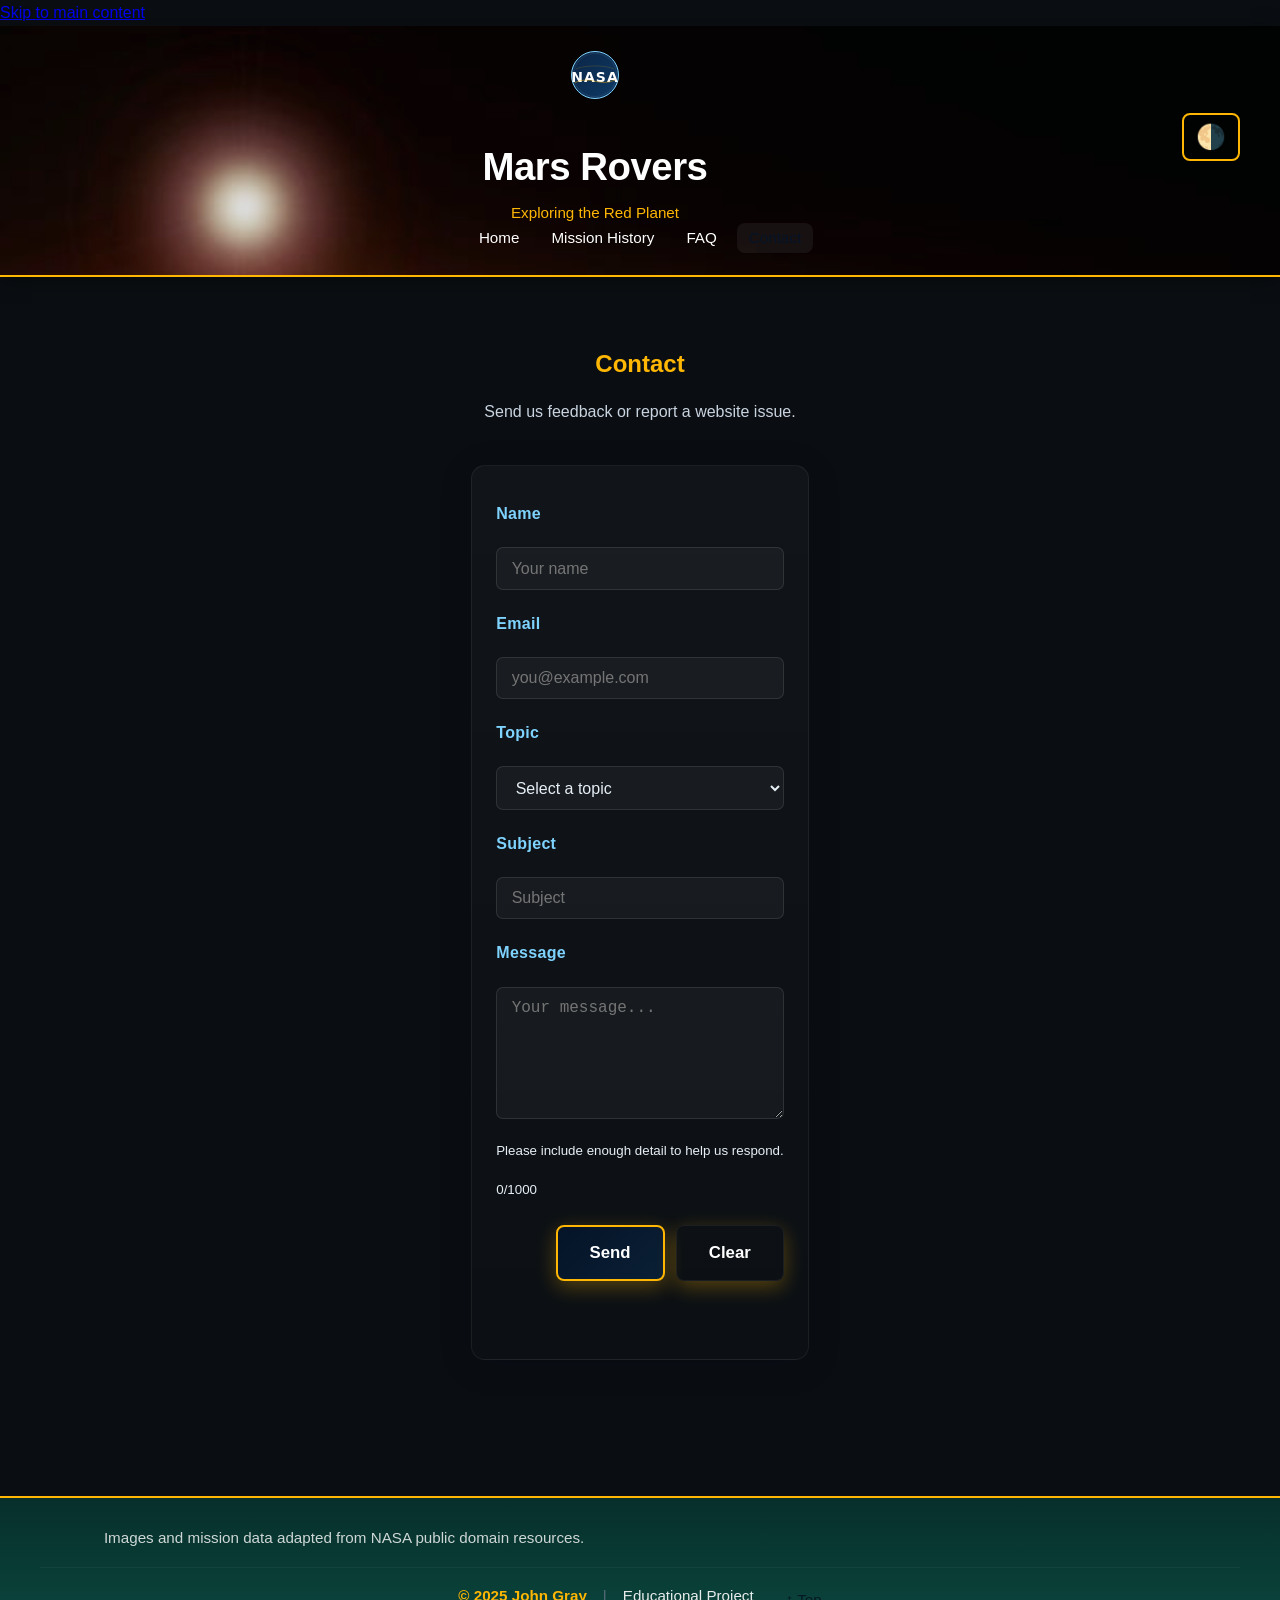
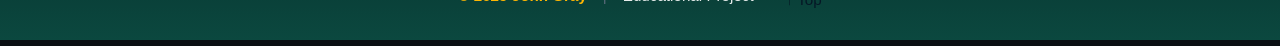
<file: mars-rover-v2/contact.html>
<!DOCTYPE html>
<html lang="en">
<head>
  <meta charset="UTF-8">
  <title>Contact the Mars Rover Team</title>
  <meta name="viewport" content="width=device-width, initial-scale=1.0">
  <link rel="stylesheet" href="assets/css/style.css">
</head>
<body id="top">
  <a class="skip-link" href="#main-content">Skip to main content</a>
  <header class="site-header" role="banner">
    <div class="header-bg"></div>
    <div class="header-top">
      <div class="branding">
        <img src="assets/img/nasa-logo.svg" alt="NASA logo" class="logo">
        <div class="title-group">
          <h1>Mars Rovers</h1>
          <p class="tagline">Exploring the Red Planet</p>
        </div>
      </div>
      <button class="theme-toggle" type="button" aria-pressed="false" aria-label="Toggle dark mode">🌗</button>
    </div>
    <nav class="main-nav" role="navigation" aria-label="Main navigation">
      <ul>
        <li><a href="index.html">Home</a></li>
        <li><a href="mission-history.html">Mission History</a></li>
        <li><a href="faq.html">FAQ</a></li>
        <li><a href="contact.html" aria-current="page">Contact</a></li>
      </ul>
    </nav>
  </header>

  <main id="main-content" class="site-main" role="main">
    <section class="contact" aria-labelledby="contact-heading">
      <h2 id="contact-heading">Contact</h2>
      <p>Send us feedback or report a website issue.</p>
      <form id="contact-form" class="contact-form" aria-describedby="contact-status">
        <label for="name">Name</label>
        <input id="name" name="name" type="text" placeholder="Your name" required autocomplete="name">

        <label for="email">Email</label>
        <input id="email" name="email" type="email" placeholder="you@example.com" required autocomplete="email">

        <label for="topic">Topic</label>
        <select id="topic" name="topic" required>
          <option value="" disabled selected>Select a topic</option>
          <option>General question</option>
          <option>Report a problem</option>
          <option>Content suggestion</option>
        </select>

        <label for="subject">Subject</label>
        <input id="subject" name="subject" type="text" placeholder="Subject" required minlength="3" maxlength="120">

        <label for="message">Message</label>
        <textarea id="message" name="message" rows="6" placeholder="Your message..." required minlength="5" maxlength="1000" aria-describedby="msg-hint msg-count"></textarea>
        <small id="msg-hint">Please include enough detail to help us respond.</small>
        <small id="msg-count">0/1000</small>

        <div class="form-actions">
          <button type="submit" class="btn" id="send-btn">Send</button>
          <button type="reset" class="btn alt" id="reset-btn">Clear</button>
        </div>
        <p id="contact-status" class="contact-status" aria-live="polite"></p>
        <p id="mailto-fallback" style="display:none">If your email client didn’t open, <a id="mailto-link" href="#">click here</a>.</p>
      </form>
    </section>
  </main>

  <footer class="site-footer" role="contentinfo">
    <div class="footer-content">
      <p class="small-print">Images and mission data adapted from NASA public domain resources.</p>
      <div class="footer-bar">
        <span class="copyright">© 2025 John Gray</span>
        <span class="separator">|</span>
        <span class="disclaimer">Educational Project</span>
        <a class="back-to-top" href="#top" aria-label="Back to top">↑ Top</a>
      </div>
    </div>
  </footer>

  <script>
    const toggleButton = document.querySelector('.theme-toggle');
    const body = document.body;
    if (toggleButton) {
      toggleButton.addEventListener('click', () => {
        const isDark = body.classList.toggle('dark-mode');
        toggleButton.setAttribute('aria-pressed', isDark ? 'true' : 'false');
      });
    }

    const form = document.getElementById('contact-form');
    const status = document.getElementById('contact-status');
    const msg = document.getElementById('message');
    const msgCount = document.getElementById('msg-count');
    const sendBtn = document.getElementById('send-btn');
    const mailtoFallback = document.getElementById('mailto-fallback');
    const mailtoLink = document.getElementById('mailto-link');

    // Live character counter
    if (msg && msgCount) {
      const updateCount = () => {
        msgCount.textContent = `${msg.value.length}/1000`;
      };
      msg.addEventListener('input', updateCount);
      updateCount();
    }

    function buildMailto(){
      const name = document.getElementById('name').value.trim();
      const email = document.getElementById('email').value.trim();
      const topic = document.getElementById('topic').value || 'General question';
      const subjectRaw = document.getElementById('subject').value.trim() || 'Website Feedback';
      const subject = `[Mars Rover Site] ${topic} – ${subjectRaw}`;
      const message = document.getElementById('message').value.trim();
      const body = `From: ${name}\nEmail: ${email}\nTopic: ${topic}\n\n${message}`;
      const url = `mailto:jwgray1@ualr.edu?subject=${encodeURIComponent(subject)}&body=${encodeURIComponent(body)}`;
      return url;
    }

    if (form) {
      form.addEventListener('submit', (e) => {
        e.preventDefault();
        // Use native validation first
        if (!form.reportValidity()) {
          status.textContent = 'Please complete the required fields.';
          return;
        }
        const url = buildMailto();
        if (sendBtn) sendBtn.disabled = true;
        status.textContent = 'Opening your email client...';
        // Set fallback link and show it
        if (mailtoLink && mailtoFallback) {
          mailtoLink.href = url;
          mailtoFallback.style.display = 'block';
        }
        // Trigger email client
        window.location.href = url;
        setTimeout(() => { if (sendBtn) sendBtn.disabled = false; }, 1200);
      });
      // Basic reset handler
      const resetBtn = document.getElementById('reset-btn');
      if (resetBtn) {
        resetBtn.addEventListener('click', () => {
          status.textContent = '';
          if (mailtoFallback) mailtoFallback.style.display = 'none';
          if (msg) msg.dispatchEvent(new Event('input'));
        });
      }
    }
  </script>
</body>
</html>
</file>
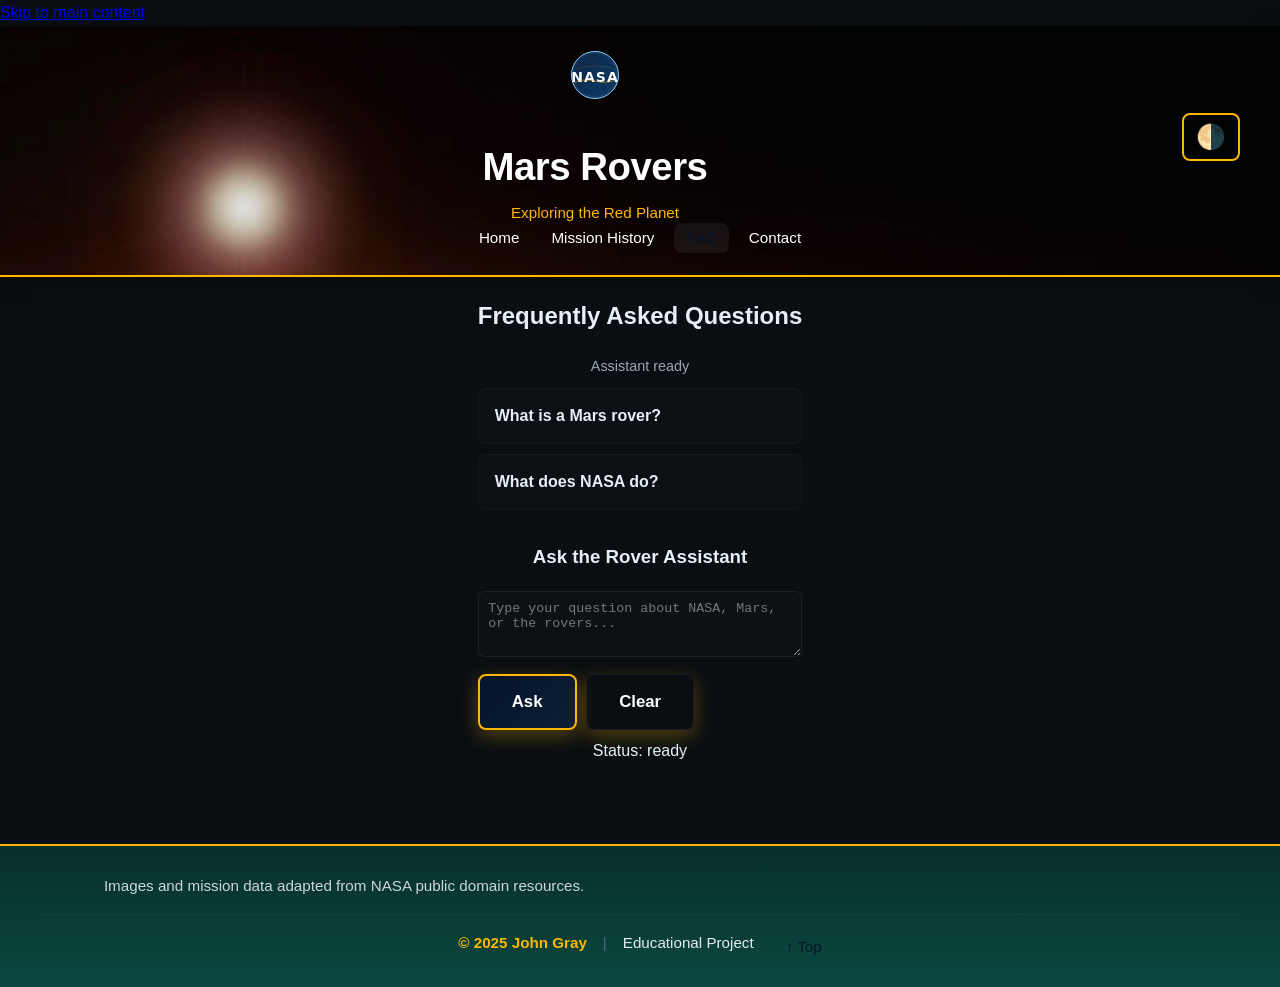
<file: mars-rover-v2/faq.html>
<!DOCTYPE html>
<html lang="en">
<head>
  <meta charset="UTF-8">
  <title>Mars Rover FAQ</title>
  <meta name="viewport" content="width=device-width, initial-scale=1.0">
  <link rel="stylesheet" href="assets/css/style.css">
  <script defer src="assets/js/faq.js"></script>
</head>
<body id="top">
  <a class="skip-link" href="#main-content">Skip to main content</a>
  <header class="site-header" role="banner">
    <div class="header-bg"></div>
    <div class="header-top">
      <div class="branding">
        <img src="assets/img/nasa-logo.svg" alt="NASA logo" class="logo">
        <div class="title-group">
          <h1>Mars Rovers</h1>
          <p class="tagline">Exploring the Red Planet</p>
        </div>
      </div>
      <button class="theme-toggle" type="button" aria-pressed="false" aria-label="Toggle dark mode">🌗</button>
    </div>
    <nav class="main-nav" role="navigation" aria-label="Main navigation">
      <ul>
        <li><a href="index.html">Home</a></li>
        <li><a href="mission-history.html">Mission History</a></li>
        <li><a href="faq.html" aria-current="page">FAQ</a></li>
        <li><a href="contact.html">Contact</a></li>
      </ul>
    </nav>
  </header>

  <main id="main-content" class="site-main" role="main">
    <section class="faq" aria-labelledby="faq-heading">
      <h2 id="faq-heading">Frequently Asked Questions</h2>
      <p id="assistant-ready" class="small-print" aria-live="polite">Assistant initializing…</p>
      <details>
        <summary>What is a Mars rover?</summary>
        <p>A Mars rover is a robotic vehicle designed to move across the Martian surface and carry scientific instruments to study rocks, soil, atmosphere, and signs of past habitability.</p>
      </details>
      <details>
        <summary>What does NASA do?</summary>
        <p>NASA leads U.S. civil space exploration and aeronautics research, including missions like the Mars rovers, space telescopes, and human spaceflight.</p>
      </details>

      <div class="ask-section" aria-labelledby="ask-heading">
        <h3 id="ask-heading">Ask the Rover Assistant</h3>
        <form id="ask-form" class="ask-form" aria-describedby="faq-status">
          <label class="visually-hidden" for="question-input">Your question</label>
          <textarea id="question-input" name="question" rows="3" placeholder="Type your question about NASA, Mars, or the rovers..."></textarea>
          <div class="ask-actions">
            <button type="submit" class="btn">Ask</button>
            <button type="button" id="clear-qa" class="btn alt">Clear</button>
          </div>
          <p id="faq-status" aria-live="polite">Status: ready</p>
        </form>
        <div id="qa-feed" class="qa-feed" aria-live="polite" aria-relevant="additions"></div>
      </div>
    </section>
  </main>

  <footer class="site-footer" role="contentinfo">
    <div class="footer-content">
      <p class="small-print">Images and mission data adapted from NASA public domain resources.</p>
      <div class="footer-bar">
        <span class="copyright">© 2025 John Gray</span>
        <span class="separator">|</span>
        <span class="disclaimer">Educational Project</span>
        <a class="back-to-top" href="#top" aria-label="Back to top">↑ Top</a>
      </div>
    </div>
  </footer>

  <script>
    const toggleButton = document.querySelector('.theme-toggle');
    const body = document.body;
    if (toggleButton) {
      toggleButton.addEventListener('click', () => {
        const isDark = body.classList.toggle('dark-mode');
        toggleButton.setAttribute('aria-pressed', isDark ? 'true' : 'false');
      });
    }

    // Show assistant readiness once script runs
    const readyEl = document.getElementById('assistant-ready');
    function markReady(){ if(readyEl){ readyEl.textContent = 'Assistant ready'; } }
    if (window.MarsFaq && window.MarsFaq.ready) { markReady(); }
    // Poll briefly in case defer script loads a moment later
    setTimeout(()=>{ if (window.MarsFaq && window.MarsFaq.ready) { markReady(); } }, 200);
  </script>
</body>
</html>
</file>
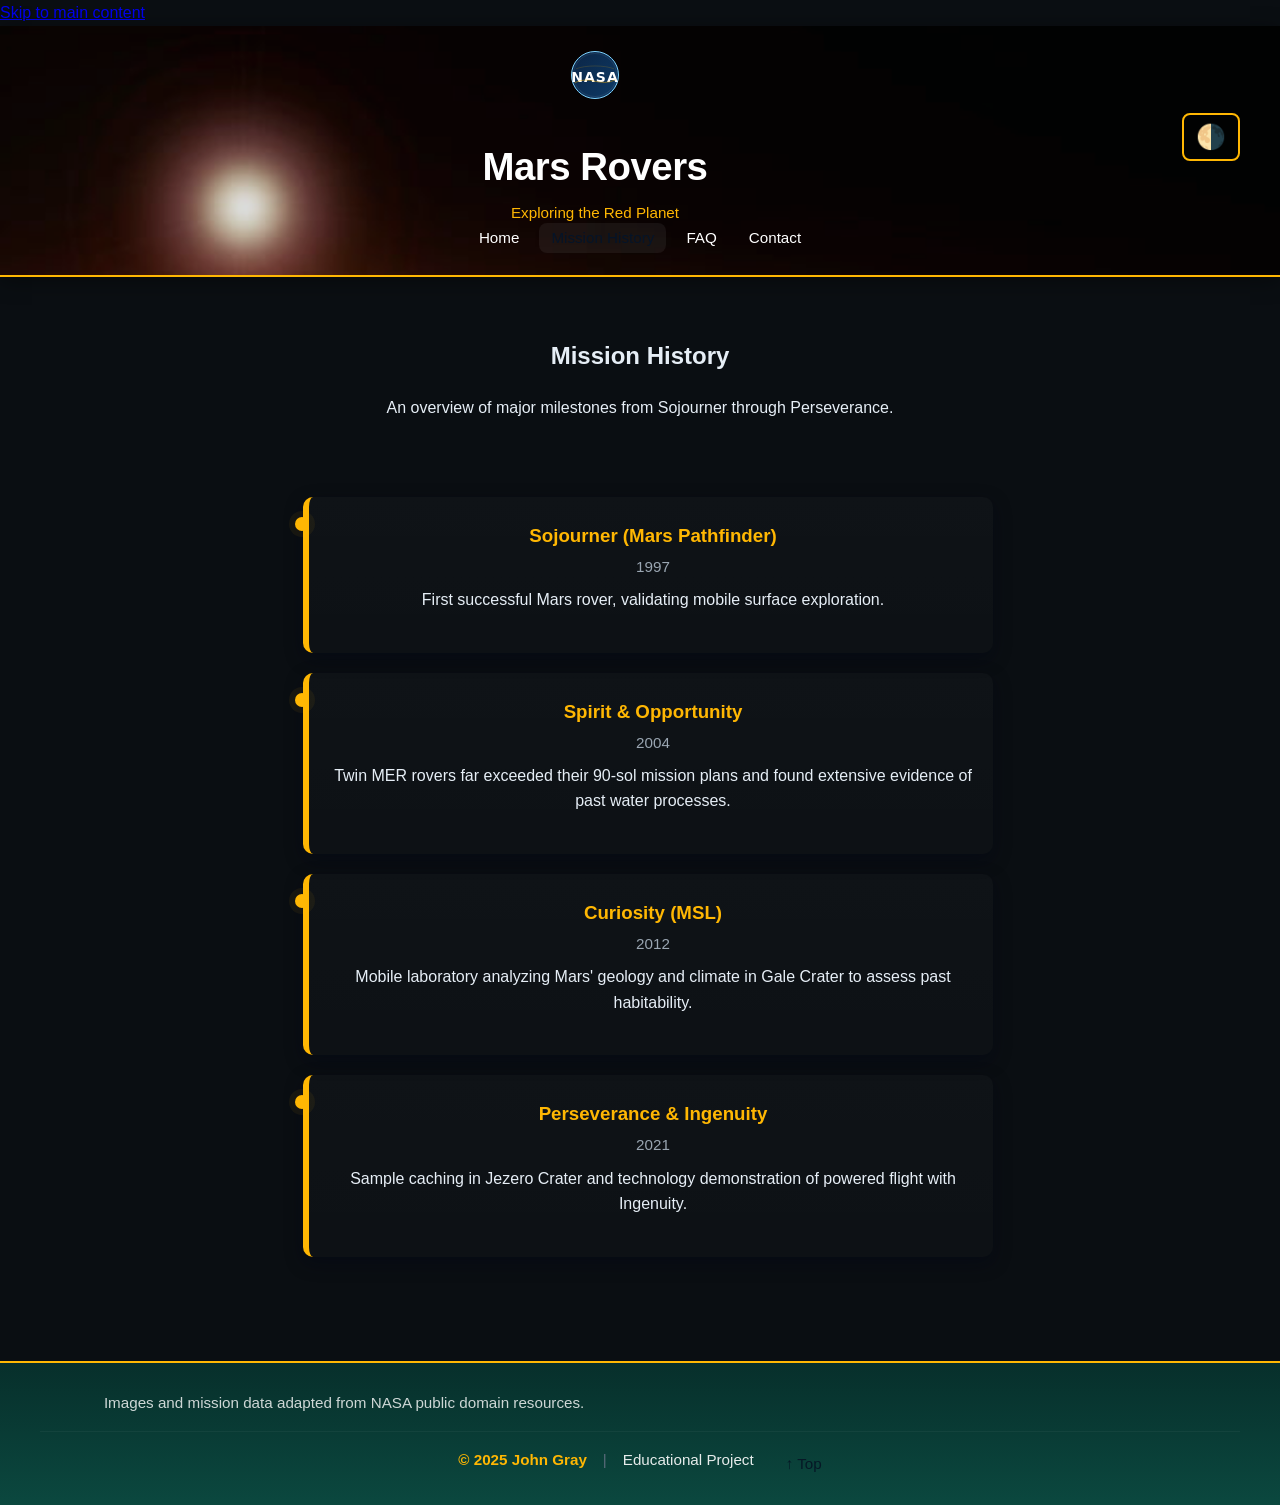
<file: mars-rover-v2/mission-history.html>
<!DOCTYPE html>
<html lang="en">
<head>
  <meta charset="UTF-8">
  <title>Mars Rover Mission History</title>
  <meta name="viewport" content="width=device-width, initial-scale=1.0">
  <link rel="stylesheet" href="assets/css/style.css">
</head>
<body id="top">
  <a class="skip-link" href="#main-content">Skip to main content</a>
  <header class="site-header" role="banner">
    <div class="header-bg"></div>
    <div class="header-top">
      <div class="branding">
        <img src="assets/img/nasa-logo.svg" alt="NASA logo" class="logo">
        <div class="title-group">
          <h1>Mars Rovers</h1>
          <p class="tagline">Exploring the Red Planet</p>
        </div>
      </div>
      <button class="theme-toggle" type="button" aria-pressed="false" aria-label="Toggle dark mode">🌗</button>
    </div>
    <nav class="main-nav" role="navigation" aria-label="Main navigation">
      <ul>
        <li><a href="index.html">Home</a></li>
        <li><a href="mission-history.html" aria-current="page">Mission History</a></li>
        <li><a href="faq.html">FAQ</a></li>
        <li><a href="contact.html">Contact</a></li>
      </ul>
    </nav>
  </header>

  <main id="main-content" class="site-main" role="main">
    <section class="history-intro">
      <h2>Mission History</h2>
      <p>An overview of major milestones from Sojourner through Perseverance.</p>
    </section>

    <section class="timeline" aria-labelledby="timeline-heading">
      <h2 id="timeline-heading" class="visually-hidden">Timeline</h2>
      <article class="timeline-item">
        <h3>Sojourner (Mars Pathfinder)</h3>
        <time datetime="1997-07">1997</time>
        <p>First successful Mars rover, validating mobile surface exploration.</p>
      </article>
      <article class="timeline-item">
        <h3>Spirit &amp; Opportunity</h3>
        <time datetime="2004-01">2004</time>
        <p>Twin MER rovers far exceeded their 90-sol mission plans and found extensive evidence of past water processes.</p>
      </article>
      <article class="timeline-item">
        <h3>Curiosity (MSL)</h3>
        <time datetime="2012-08">2012</time>
        <p>Mobile laboratory analyzing Mars' geology and climate in Gale Crater to assess past habitability.</p>
      </article>
      <article class="timeline-item">
        <h3>Perseverance &amp; Ingenuity</h3>
        <time datetime="2021-02">2021</time>
        <p>Sample caching in Jezero Crater and technology demonstration of powered flight with Ingenuity.</p>
      </article>
    </section>
  </main>

  <footer class="site-footer" role="contentinfo">
    <div class="footer-content">
      <p class="small-print">Images and mission data adapted from NASA public domain resources.</p>
      <div class="footer-bar">
        <span class="copyright">© 2025 John Gray</span>
        <span class="separator">|</span>
        <span class="disclaimer">Educational Project</span>
        <a class="back-to-top" href="#top" aria-label="Back to top">↑ Top</a>
      </div>
    </div>
  </footer>

  <script>
    const toggleButton = document.querySelector('.theme-toggle');
    const body = document.body;
    if (toggleButton) {
      toggleButton.addEventListener('click', () => {
        const isDark = body.classList.toggle('dark-mode');
        toggleButton.setAttribute('aria-pressed', isDark ? 'true' : 'false');
      });
    }
  </script>
</body>
</html>
</file>
<file: mars-rover-v2/assets/css/style.css>
/* ===== MARS ROVER V2 - ENHANCED STYLES ===== */

/*  ---------------Box Sizing & Reset-------------- */
html { box-sizing: border-box; }
*, *:before, *:after { box-sizing: inherit; }

/*  ---------------Global Styles-------------- */
body {
	margin: 0;
	font-family: -apple-system, BlinkMacSystemFont, "Segoe UI", Roboto, "Helvetica Neue", Arial, sans-serif;
	background: #0a0e12;
	color: #e6eef6;
	line-height: 1.6;
	-webkit-font-smoothing: antialiased;
}

/* ===== Minimal Mars-toned Dark Mode accents (keep overall colors) ===== */
/* Keep the original background; adjust only small accents */
.dark-mode .site-header { border-bottom-color: #E86F2D; }
.dark-mode .theme-toggle { border-color: #E86F2D; color: #E86F2D; }
.dark-mode .theme-toggle:hover { background:#E86F2D; color:#051428; }
.dark-mode .main-nav a:hover,
.dark-mode .main-nav a[aria-current="page"] { background:#E86F2D; color:#051428; }

/* Headings get a Mars accent */
.dark-mode .rovers-overview h2,
.dark-mode .program-goals h2,
.dark-mode .rover-history h2,
.dark-mode .mission-updates h2 { color:#E86F2D; }

/* Buttons: keep base, just tweak border/shadow */
.dark-mode .btn { border-color:#E86F2D; box-shadow: 0 6px 20px rgba(232,111,45,0.28); }
.dark-mode .btn:hover { box-shadow: 0 10px 30px rgba(232,111,45,0.45); border-color:#F0935C; }

/* Cards hover accent only */
.dark-mode .rover-card:hover { border-color:#E86F2D; box-shadow: 0 12px 30px rgba(232,111,45,0.18); }

/* Footer: keep background; allow link accent */
.dark-mode .back-to-top { color:#E86F2D; }

/* A bit more, still subtle */
/* Hero: slight warm tint and softer divider in dark mode */
.dark-mode .hero{
	background: linear-gradient(135deg, rgba(232,111,45,0.10), rgba(244,164,96,0.06));
	border-bottom: 2px solid rgba(232,111,45,0.20);
}
.dark-mode .hero-text h2{ color:#E86F2D; }

/* Cards: gentle warm background + readable text accents */
.dark-mode .rover-card{ background: linear-gradient(135deg, rgba(232,111,45,0.05), rgba(244,164,96,0.03)); }
.dark-mode .rover-badge{ background:#E86F2D; color:#051428; }
.dark-mode .rover-card h3{ color:#F4A460; }
.dark-mode .rover-tagline{ color:#e9ded6; }
.dark-mode .rover-facts dt{ color:#E86F2D; }
.dark-mode .rover-facts dd{ color:#d9c6bb; }

/* Updates list: mild warm wash */
.dark-mode .update{ background: linear-gradient(135deg, rgba(244,164,96,0.08), rgba(232,111,45,0.05)); border-color: rgba(232,111,45,0.18); }
.dark-mode .update h3{ color:#F4A460; }
.dark-mode .update time{ color:#d2b7a3; }

/* ===== HEADER ===== */
.site-header {
	background: transparent;
	border-bottom: 2px solid #FFB703;
	padding: 1.5rem;
	position: sticky;
	top: 0;
	z-index: 100;
	box-shadow: 0 4px 20px rgba(0, 0, 0, 0.4);
	position: relative;
	overflow: hidden;
}

.header-bg {
	position: absolute;
	top: 0;
	left: 0;
	right: 0;
	bottom: 0;
	background-image: url('../img/Mars.jpg');
	background-size: cover;
	background-position: center;
	background-attachment: fixed;
	opacity: 0.85;
	z-index: 1;
	pointer-events: none;
}

.header-top {
	display: flex;
	align-items: center;
	justify-content: space-between;
	max-width: 1200px;
	margin: 0 auto;
	gap: 2rem;
	position: relative;
	z-index: 2;
}

.branding {
	display: flex;
	align-items: center;
	gap: 1rem;
	flex: 1;
}

.logo {
	height: 50px;
	width: auto;
}

.title-group h1 {
	margin: 0;
	font-size: 2rem;
	color: #ffffff;
	letter-spacing: -0.5px;
}

.tagline {
	margin: 0.25rem 0 0 0;
	font-size: 0.95rem;
	color: #FFB703;
	font-weight: 500;
}

.theme-toggle {
	background: transparent;
	border: 2px solid #FFB703;
	color: #FFB703;
	font-size: 1.5rem;
	padding: 0.5rem 0.75rem;
	cursor: pointer;
	border-radius: 8px;
	transition: all 0.3s ease;
	min-width: 50px;
	text-align: center;
	position: relative;
	z-index: 2;
}

.theme-toggle:hover {
	background: #FFB703;
	color: #051428;
	transform: scale(1.1);
}

/* Navigation */
.main-nav {
	position: relative;
	z-index: 2;
}

.main-nav ul {
	list-style: none;
	padding: 0;
	margin: 0;
	display: flex;
	gap: 1rem;
	justify-content: center;
}

.main-nav a {
	color: #ffffff;
	text-decoration: none;
	padding: 0.5rem 1.25rem;
	border-radius: 6px;
	transition: all 0.3s ease;
	font-weight: 500;
}

.main-nav a:hover,
.main-nav a[aria-current="page"] {
	background: #FFB703;
	color: #051428;
}

/* ===== HERO SECTION ===== */
.hero {
	max-width: 100%;
	margin: 0;
	padding: 3rem 1.5rem;
	background: linear-gradient(135deg, rgba(255, 183, 3, 0.08), rgba(127, 211, 255, 0.05));
	border-bottom: 2px solid rgba(255, 183, 3, 0.3);
}

.hero-container {
	max-width: 1200px;
	margin: 0 auto;
	display: grid;
	grid-template-columns: 1fr 1fr;
	gap: 3rem;
	align-items: center;
}

.hero-text {
	max-width: 60ch;
}

.hero-text h2 {
	font-size: 2.8rem;
	color: #FFB703;
	margin: 0 0 1.5rem 0;
	line-height: 1.2;
	text-shadow: 0 2px 10px rgba(0, 0, 0, 0.5);
}

.hero-text p {
	font-size: 1.1rem;
	line-height: 1.8;
	color: #c9d4e0;
	margin: 0 0 1.5rem 0;
}

.btn {
	display: inline-block;
	padding: 1rem 2rem;
	background: linear-gradient(135deg, #051428, #0a1f35);
	color: #ffffff;
	text-decoration: none;
	border-radius: 8px;
	font-weight: 600;
	border: 2px solid #FFB703;
	cursor: pointer;
	transition: all 0.3s ease;
	font-size: 1.05rem;
	box-shadow: 0 6px 20px rgba(255, 183, 3, 0.3);
}

.btn:hover {
	transform: translateY(-3px);
	box-shadow: 0 10px 30px rgba(255, 183, 3, 0.5);
	background: linear-gradient(135deg, #0a1f35, #051428);
	border-color: #ffc927;
}

.hero-image {
	position: relative;
	margin: 0;
	overflow: hidden;
	border-radius: 16px;
	box-shadow: 0 20px 50px rgba(255, 183, 3, 0.3);
}

.hero-image img {
	width: 100%;
	height: 400px;
	object-fit: cover;
	border-radius: 16px;
	display: block;
	transition: transform 0.3s ease;
}

.hero-image:hover img {
	transform: scale(1.05);
}

.hero-image figcaption {
	text-align: center;
	font-size: 0.95rem;
	color: #9aa6b2;
	margin-top: 1rem;
	font-style: italic;
}

@media (max-width: 768px) {
	.hero-container {
		grid-template-columns: 1fr;
		gap: 2rem;
	}

	.hero-text h2 {
		font-size: 2rem;
	}

	.hero-image img {
		height: 300px;
	}
}

/* ===== ROVERS OVERVIEW SECTION ===== */
.rovers-overview {
	max-width: 1200px;
	margin: 4rem auto;
	padding: 0 1.5rem;
}

.section-content {
	text-align: center;
}

.rovers-overview h2 {
	font-size: 2.2rem;
	color: #FFB703;
	margin: 0 0 0.5rem 0;
}

.section-subtitle {
	font-size: 1.05rem;
	color: #c9d4e0;
	margin-bottom: 2.5rem;
	max-width: 70ch;
	margin-left: auto;
	margin-right: auto;
}

.rover-grid {
	display: grid;
	grid-template-columns: repeat(auto-fit, minmax(280px, 1fr));
	gap: 2rem;
	margin-top: 2rem;
}

.rover-card {
	background: linear-gradient(135deg, rgba(255, 183, 3, 0.05), rgba(127, 211, 255, 0.03));
	border: 1.5px solid rgba(255, 183, 3, 0.2);
	border-radius: 12px;
	padding: 1.5rem;
	position: relative;
	transition: all 0.3s ease;
	overflow: hidden;
}

.rover-card::before {
	content: "";
	position: absolute;
	top: 0;
	left: 0;
	right: 0;
	bottom: 0;
	background: linear-gradient(135deg, rgba(255, 183, 3, 0.1), transparent);
	opacity: 0;
	transition: opacity 0.3s ease;
	pointer-events: none;
}

.rover-card:hover {
	transform: translateY(-8px);
	border-color: #FFB703;
	box-shadow: 0 12px 30px rgba(255, 183, 3, 0.15);
}

.rover-card:hover::before {
	opacity: 1;
}

.rover-badge {
	display: inline-block;
	background: #FFB703;
	color: #051428;
	padding: 0.4rem 0.9rem;
	border-radius: 20px;
	font-size: 0.8rem;
	font-weight: 600;
	margin-bottom: 0.75rem;
	text-transform: uppercase;
	letter-spacing: 0.5px;
}

.rover-card h3 {
	margin: 0.5rem 0;
	font-size: 1.5rem;
	color: #7fd3ff;
}

.rover-card figure {
	margin: 1rem 0;
	overflow: hidden;
	border-radius: 8px;
}

.rover-card img {
	width: 100%;
	height: 200px;
	object-fit: cover;
	border-radius: 8px;
	transition: transform 0.3s ease;
}

.rover-card:hover img {
	transform: scale(1.05);
}

.rover-tagline {
	color: #b8c4d4;
	margin: 0.75rem 0;
	font-size: 0.95rem;
	line-height: 1.5;
}

.rover-facts {
	display: grid;
	grid-template-columns: 1fr 1fr;
	gap: 0.5rem 1rem;
	margin-top: 1.25rem;
	text-align: left;
}

.rover-facts dt {
	font-weight: 600;
	color: #FFB703;
	font-size: 0.9rem;
}

.rover-facts dd {
	color: #9aa6b2;
	margin: 0;
	font-size: 0.9rem;
}

/* ===== SECTIONS ===== */
.mission-updates,
.program-goals,
.rover-history {
	max-width: 1200px;
	margin: 4rem auto;
	padding: 0 1.5rem;
}

.program-goals h2,
.rover-history h2,
.mission-updates h2 {
	font-size: 2.2rem;
	color: #FFB703;
	text-align: center;
	margin: 0 0 2rem 0;
}

.goals-grid {
	display: grid;
	grid-template-columns: repeat(auto-fit, minmax(300px, 1fr));
	gap: 2rem;
	margin-top: 2rem;
}

.goals-grid article {
	background: rgba(255, 183, 3, 0.03);
	border-left: 4px solid #FFB703;
	padding: 1.75rem;
	border-radius: 8px;
	transition: all 0.3s ease;
}

.goals-grid article:hover {
	transform: translateX(8px);
	box-shadow: 0 6px 20px rgba(255, 183, 3, 0.1);
}

.goals-grid h3 {
	margin: 0 0 0.75rem 0;
	color: #7fd3ff;
	font-size: 1.25rem;
}

.goals-grid p {
	margin: 0;
	color: #c9d4e0;
	line-height: 1.7;
}

.rover-history p {
	color: #c9d4e0;
	line-height: 1.8;
	margin: 0 0 1.25rem 0;
	max-width: 70ch;
	margin-left: auto;
	margin-right: auto;
	text-align: center;
}

.mission-updates {
	text-align: center;
}

.updates-list {
	display: flex;
	flex-direction: column;
	gap: 1.5rem;
	margin-top: 2rem;
}

.update {
	background: linear-gradient(135deg, rgba(127, 211, 255, 0.05), rgba(255, 183, 3, 0.03));
	border: 1px solid rgba(255, 183, 3, 0.15);
	border-radius: 10px;
	padding: 1.5rem;
	transition: all 0.3s ease;
}

.update:hover {
	transform: translateY(-4px);
	box-shadow: 0 8px 20px rgba(0, 0, 0, 0.3);
	border-color: #FFB703;
}

.update h3 {
	margin: 0 0 0.5rem 0;
	color: #7fd3ff;
	font-size: 1.2rem;
}

.update time {
	color: #9aa6b2;
	font-size: 0.9rem;
	display: block;
	margin-bottom: 0.75rem;
}

.update p {
	color: #c9d4e0;
	margin: 0;
}

/* ===== FOOTER ===== */
.site-footer {
	background: linear-gradient(90deg, #051428 0%, #0a1f35 100%);
	border-top: 2px solid #FFB703;
	padding: 2.5rem 1.5rem;
	margin-top: 4rem;
	color: #c9d4e0;
	text-align: center;
}

.footer-content {
	max-width: 1200px;
	margin: 0 auto;
}

.small-print {
	margin: 0 0 1rem 0;
	font-size: 0.9rem;
	color: #9aa6b2;
}

.footer-bar {
	display: flex;
	justify-content: center;
	align-items: center;
	gap: 1rem;
	flex-wrap: wrap;
	font-size: 0.95rem;
}

.copyright {
	font-weight: 600;
	color: #FFB703;
}

.separator {
	color: #5a6b7a;
}

.back-to-top {
	color: #FFB703;
	text-decoration: none;
	transition: all 0.3s ease;
	margin-left: 1rem;
}

.back-to-top:hover {
	text-decoration: underline;
	transform: translateY(-2px);
}

/* ===== RESPONSIVE ===== */
@media (max-width: 768px) {
	.header-top {
		flex-direction: column;
		gap: 1rem;
	}

	.title-group h1 {
		font-size: 1.5rem;
	}

	.hero {
		margin: 2rem 1rem;
	}

	.hero-text h2 {
		font-size: 1.8rem;
	}

	.rover-grid {
		grid-template-columns: 1fr;
	}

	.rover-facts {
		grid-template-columns: 1fr;
	}

	.rovers-overview h2,
	.program-goals h2,
	.rover-history h2,
	.mission-updates h2 {
		font-size: 1.8rem;
	}

	.main-nav ul {
		flex-direction: column;
		gap: 0.5rem;
	}

	.main-nav a {
		padding: 0.5rem 1rem;
	}
}

@media (max-width: 480px) {
	.site-header {
		padding: 1rem;
	}

	.title-group h1 {
		font-size: 1.25rem;
	}

	.theme-toggle {
		font-size: 1.25rem;
		padding: 0.4rem 0.6rem;
		min-width: auto;
	}

	.hero-text h2 {
		font-size: 1.5rem;
	}

	.hero-text p {
		font-size: 1rem;
	}

	.btn {
		padding: 0.6rem 1.25rem;
		font-size: 0.95rem;
	}

	.footer-bar {
		font-size: 0.85rem;
		gap: 0.5rem;
	}

	.back-to-top {
		margin-left: 0;
	}
}

/* Footer improvements */
.site-footer{padding:28px 1rem;background:linear-gradient(180deg,#072f2b,#0b483f);color:#dff6f0}
.site-footer address, .site-footer p{ margin:.4rem 0 }
.site-footer .author{ font-weight:700; color:#ffffff }
.site-footer .small-print{color:rgba(255,255,255,0.8);font-size:.95rem}

/* Footer bar: compact copyright / author / back-to-top */
.site-footer .footer-bar{
	display:flex;
	gap:1rem;
	align-items:center;
	justify-content:space-between;
	margin-top:0.75rem;
	padding-top:0.75rem;
	border-top:1px solid rgba(255,255,255,0.04);
	flex-wrap:wrap;
	font-size:0.95rem;
	color:rgba(255,255,255,0.9);
}
.site-footer .footer-bar .author{ font-weight:600; }
.site-footer .footer-bar .back-link a{ color:#FFB703; text-decoration:none }
.site-footer .footer-bar .back-link a:hover{ text-decoration:underline }

/* header text */
header.primary h1, .site-header .title-group h1{
	font-size:2.4rem;
	color:#ffffff;
	margin: 20px 0 0;
}
header.primary a, .site-header a{ color:#ffffff; text-decoration:none; }
header.primary h2{ font-size:1.3rem; letter-spacing:.3px; margin:0; }

/* nav styles (works for header.primary nav and .main-nav) */
header.primary nav ul, .main-nav ul{
	padding:0;
	display:flex;
	gap:0.5rem;
	align-items:center;
	margin:0;
}

header.primary nav li, .main-nav li{ list-style-type:none; }
header.primary nav a, .main-nav a{
	color:#ffffff;
	font-size:.95rem;
	padding:.4rem .75rem;
	border-radius:8px;
	text-decoration:none;
	transition:all .18s ease;
}
.main-nav a:hover, .main-nav a[aria-current="page"]{
	background:rgba(255,255,255,0.06);
	transform:translateY(-2px);
}

/* #intro usage: if present */
#intro h2{ color:#FFB703; border-bottom: 1px dotted #c0c0c0; }

/* content area: stack main sections vertically for better readable measure */
#content, .site-main{
	display:flex;
	flex-direction:column;
	gap:20px;
	align-items:stretch;
}
.site-main .post, #content .post{
	box-shadow: 0 4px 8px rgba(0,0,0, 0.6);
	padding:10px;
	font-size:.9rem;
}

/* Paragraph and text-flow improvements: set a comfortable measure and enable hyphenation/wrapping */

.site-main p,
.site-main article p,
.hero-text p,
.rover-card p,
.program-goals p,
.site-summary p,
.site-footer p,
.site-footer address{
	max-width:72ch;
	line-height:1.6;
	margin:0 0 1rem 0;
	overflow-wrap:break-word;
	word-break:normal;
	hyphens:auto;
	white-space:normal;
}

/* ---------- Center main textual content ---------- */
/* The user wanted headings, messages and body text centered.
	 We center h2/h3 and paragraph text in the main content and hero,
	 but we keep structured lists (like .rover-facts) left-aligned for readability. */
.hero-text,
.hero-text h2,
.hero-text p,
.site-main h2,
.site-main h3,
.site-main p,
.rover-card h3,
.rover-card .rover-tagline,
.program-goals h3,
.program-goals p,
.rover-history p,
.site-footer p,
.site-header .title-group {
	text-align: center;
}

/* Ensure fact lists inside cards remain left-aligned for legibility */
.rover-facts {
	text-align: left;
}

/* Slightly center the hero image caption but keep the image itself responsive */
.hero-image figcaption{ text-align:center; }

/* ---------- Make layout elements centered ---------- */
/* Center major containers and ensure cards/grid items are centered */
.site-header .branding{ justify-content:center; flex-direction:column; align-items:center; }
.main-nav ul{ justify-content:center; }
.site-main{ align-items:center; }
.hero{ justify-items:center; }
.hero-text{ margin:0 auto; }
.rover-grid{ justify-items:center; justify-content:center; }

/* Make each rover card center its contents */
.rover-card{ display:flex; flex-direction:column; align-items:center; text-align:center; }

/* Center list blocks but keep list items left-aligned for readability */
.rover-facts{ display:inline-block; text-align:left; margin:0 auto; }

/* Ensure footer bar elements wrap nicely and remain centered */
.site-footer .footer-bar{ justify-content:center; text-align:center; }

/* If you truly want every single inline piece centered, uncomment body rule below.
	Note: this will center everything including small UI bits which may hurt usability.
	body { text-align: center; }
*/


/* Smaller measures for card taglines so they don't run too long inside narrow cards */
.rover-card .rover-tagline{ max-width:48ch; }
figure{ margin:0 }
#content time, figcaption{ text-transform:uppercase; font-size:.6rem; }

/* Links */
#content a, .site-main a{ color:#FFB703; }

/* Practice section accents (if present) */
#practice h2{ color: #0EA5A3; border-bottom:1px dotted #cccccc; }
#practice a:link, #practice a:visited { color: #0EA5A3; }
#practice h3{ border-left:7.5px solid #0EA5A3; padding:5px 0 5px 7.5px; }

/* Table styles */
table{ width:100%; border:1px solid #c0c0c0; border-collapse:collapse; }
caption{ font-weight: bold; margin: 10px; font-size:1.3rem; }
tr:nth-child(even){ background-color: rgba(14, 165, 163, 0.10); }
td:nth-child(n+2){ text-align:right; }
tr:hover{ background-color: rgba(255, 183, 3, 0.25); }
th{ background-color: #0B2545; color:#ffffff; padding:7.5px; }
td{ border:1px solid #c0c0c0; padding:5px; }

#practice ol{ list-style-type:lower-roman; }
#practice ul ul { color:red; }
#practice ul ul ul{ color:black; }
#practice dt{ font-weight:700; }
#practice dd{ margin:0; }
dd + dt{ margin-top:20px; }

/* Blockquote */
#practice blockquote{
	border: 4px double #c0c0c0;
	padding:20px 40px;
	margin:40px 80px;
	border-radius:30px 0;
	background-color: #FFB703; color:#172635; text-shadow:none;
}
#practice blockquote cite{ display:block; font-size:.8rem; text-align:right; margin-top:20px; }

/* Styles for mission updates added to index.html to help fill the page */
.mission-updates{ width:100%; max-width:920px; margin:40px auto; }
.mission-updates h2{ text-align:center; color:#FFB703; margin-bottom:0.5rem }
.updates-list{ display:flex; flex-direction:column; gap:1rem }
.update{ background: rgba(255,255,255,0.02); padding:1rem; border-radius:8px; border:1px solid rgba(255,255,255,0.03); }
.update header h3{ margin:0 0 .25rem 0; color:#9fd9ff; text-align:center }
.update time{ display:block; text-align:center; font-size:.85rem; color:#9aa6b2; margin-bottom:0.5rem }
.update p{ margin:0; text-align:center }

/* Sidebar */
aside[role="complementary"]{ background-color: #0B2545; color:#ffffff; padding:40px 0; }
aside .container{ display:flex; flex-direction:row; justify-content:center; gap:40px; }
aside .container a{ color:#ffffff; }
article.widget footer{ display:none; }

/* Footer / colophon (colophon kept for compatibility) */
#colophon{ background-color: #0EA5A3; color:#ffffff; text-align:center; padding:10px; text-shadow:1px 1px #000000; }
/* .site-footer styles defined earlier */

/* utility: back to top */
.back-to-top{ display:inline-block; margin-top:.5rem; color:#061826; text-decoration:none }

/* Header / nav responsive */
@media screen and (max-width:500px){
	header.primary nav ul, .site-header nav ul{ flex-direction:column; gap:10px; }
	header.primary nav a, .main-nav a { display:block; }
	#content, .site-main{ flex-direction:column; }
}

/* ---------- Mission History: center overview and timeline styles ---------- */
.history-intro{
	text-align: center;
	max-width:72ch;
	margin: 40px auto;
}

.timeline{
	display:flex;
	flex-direction:column;
	gap:1.25rem;
	max-width:980px;
	margin: 0 auto 40px;
	padding-left: 1rem;
}

.timeline-item{
	position:relative;
	padding:1.25rem 1rem 1.25rem 1.25rem;
	border-radius:10px;
	background: linear-gradient(180deg, rgba(255,255,255,0.02), rgba(255,255,255,0.01));
	border-left:6px solid #FFB703;
	box-shadow: 0 6px 18px rgba(2,6,23,0.45);
}

.timeline-item h3{
	margin:0 0 .25rem 0;
	color:#FFB703;
	text-align:center;
}

.timeline-item time{
	display:block;
	text-align:center;
	color:#9aa6b2;
	font-size:.95rem;
	margin-bottom:.5rem;
}

.timeline-item p{ text-align:center; margin:0 }

/* small dot marker to the left of each item */
.timeline-item::before{
	content:"";
	position:absolute;
	left:-14px;
	top:20px;
	width:14px;
	height:14px;
	border-radius:50%;
	background:#FFB703;
	box-shadow:0 0 0 6px rgba(255,183,3,0.06);
}

@media (min-width:900px){
	/* On wider screens, give timeline items slightly larger padding */
	.timeline-item{ padding:1.5rem 1.25rem 1.5rem 1.5rem }
}

/* FAQ details/summary styling */
.faq details{
	background: linear-gradient(180deg, rgba(255,255,255,0.01), rgba(255,255,255,0.015));
	border:1px solid rgba(255,255,255,0.03);
	padding:0.9rem 1rem;
	margin:0.6rem 0;
	border-radius:8px;
}
.faq summary{
	font-weight:700;
	cursor:pointer;
	list-style:none;
	outline:none;
}
.faq details[open]{ box-shadow:0 8px 24px rgba(2,6,23,0.45); }
.faq summary::-webkit-details-marker{ display:none }
.faq p{ margin:.5rem 0 0 0; }

/* Ask/QA widget styles */
.ask-section{ margin-top:2rem; }
.ask-form textarea{ width:100%; resize:vertical; padding:.6rem; border-radius:6px; border:1px solid rgba(255,255,255,0.06); background:rgba(255,255,255,0.015); color:inherit }
.ask-actions{ margin-top:.6rem; display:flex; gap:.6rem; }
.btn.alt{ background:transparent; border:1px solid rgba(255,255,255,0.06); }
.qa-feed{ margin-top:1rem; display:flex; flex-direction:column; gap:.8rem }
.qa-item{ padding:.8rem; border-radius:8px; background:linear-gradient(180deg, rgba(255,255,255,0.01), rgba(255,255,255,0.012)); border:1px solid rgba(255,255,255,0.03) }
.qa-item .question{ margin-bottom:.4rem; font-weight:700 }
.qa-item .answer{ color:#dff6f0 }
.qa-item .meta{ margin-top:.4rem; font-size:.85rem; color:#9aa6b2 }

.visually-hidden{ position:absolute !important; height:1px; width:1px; overflow:hidden; clip:rect(1px,1px,1px,1px); white-space:nowrap }

/* ===== CONTACT (v1 look) ===== */
.contact{ max-width: 920px; margin: 3rem auto; padding: 0 1.5rem; }
.contact h2{ text-align:center; color: #FFB703; margin-bottom: 1rem; }
.contact p{ text-align:center; color: #c9d4e0; }

.contact-form {
	background: linear-gradient(180deg, rgba(255,255,255,0.03), rgba(255,255,255,0.01));
	border-radius: 14px;
	box-shadow: 0 6px 32px rgba(2,6,23,0.18);
	padding: 2.2rem 1.5rem 1.5rem 1.5rem;
	max-width: 480px;
	margin: 2.5rem auto 1.5rem auto;
	border: 1.5px solid rgba(255,255,255,0.06);
	display: flex;
	flex-direction: column;
	gap: 1.1rem;
}
.contact-form label{
	font-weight: 600;
	margin-bottom: 0.2rem;
	color: #7fd3ff;
	letter-spacing: 0.02em;
}
.contact-form input,
.contact-form textarea,
.contact-form select{
	width: 100%;
	padding: 0.7rem 0.9rem;
	border-radius: 7px;
	border: 1.5px solid rgba(255,255,255,0.10);
	background: rgba(255,255,255,0.04);
	color: #e6eef6;
	font-size: 1rem;
	margin-bottom: 0.2rem;
	transition: border-color 0.18s, box-shadow 0.18s;
	box-sizing: border-box;
}
.contact-form input:focus,
.contact-form textarea:focus,
.contact-form select:focus{
	outline: none;
	border-color: #FFB703;
	box-shadow: 0 0 0 2px #FFB70344;
}
.contact-form textarea{ min-height: 120px; resize: vertical; }
.form-actions{ display:flex; gap:.7rem; justify-content:flex-end; margin-top:.5rem; }
.contact-status{ min-height:1.2em; font-size:1.05rem; text-align:center; margin-top:1.1rem; color:#c9d4e0 }

@media (max-width:640px){ .contact-form{ padding: 1.2rem; } }
</file>
